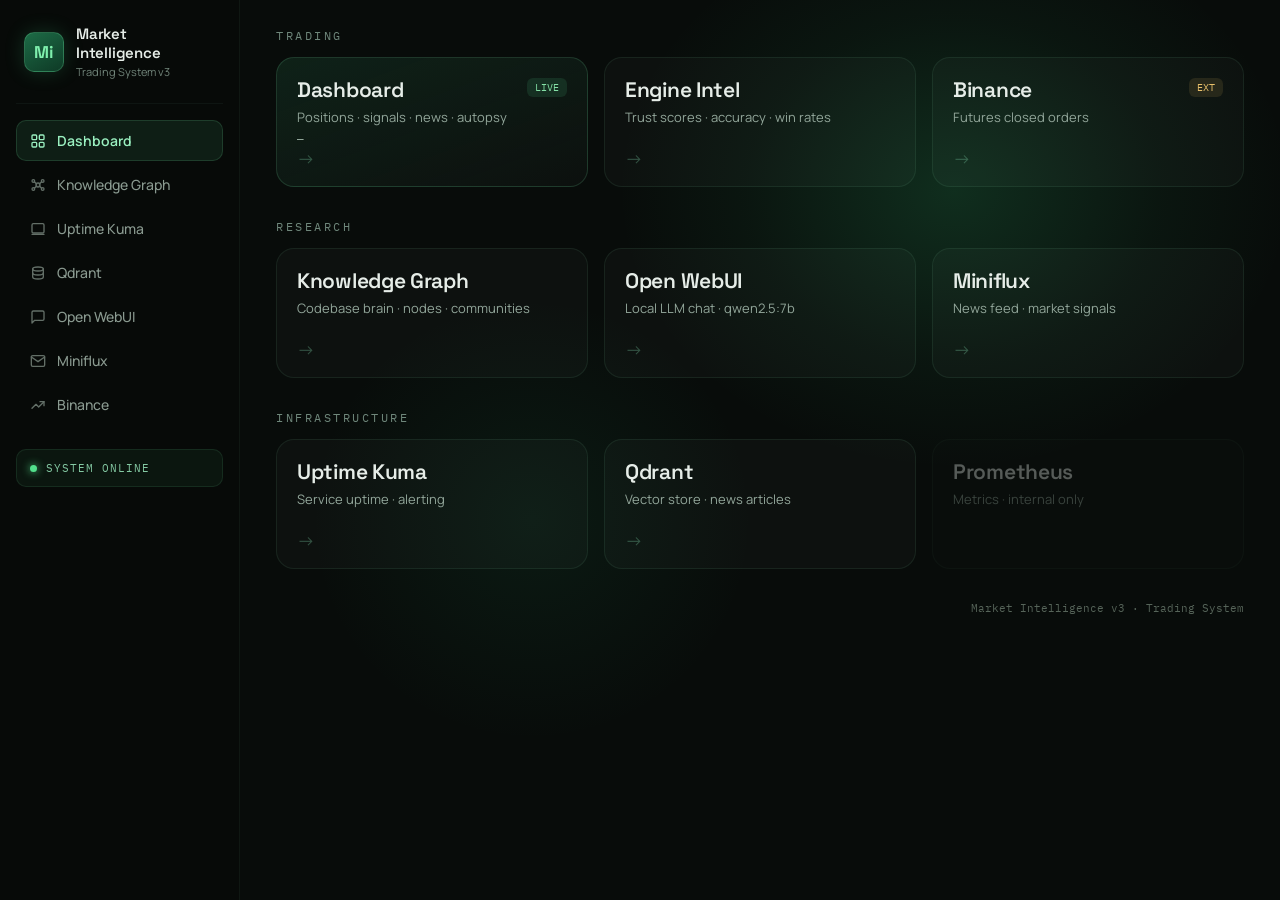
<file: monitoring/homepage/index.html>
<!DOCTYPE html>
<html lang="en">
<head>
<meta charset="utf-8">
<meta name="viewport" content="width=device-width, initial-scale=1">
<title>Market Intelligence</title>
<link rel="preconnect" href="https://fonts.googleapis.com">
<link href="https://fonts.googleapis.com/css2?family=Space+Grotesk:wght@400;500;600;700&family=Manrope:wght@400;500;600;700&family=IBM+Plex+Mono:wght@400;500;700&display=swap" rel="stylesheet">
<style>
:root {
  --bg:           #080c0a;
  --sidebar-bg:   #070a08;
  --card:         rgba(255,255,255,.022);
  --card-trading: linear-gradient(160deg, rgba(30,80,55,.32), rgba(255,255,255,.02));
  --border:       rgba(120,200,160,.10);
  --border-hover: rgba(120,230,170,.32);
  --accent:       #52e08c;
  --text:         #e6ede8;
  --text-dim:     #92a69a;
  --label:        #6f877b;
  --label-dim:    #778a7f;
  --radius:       18px;
  --font-head:    'Space Grotesk', sans-serif;
  --font-body:    'Manrope', sans-serif;
  --font-mono:    'IBM Plex Mono', monospace;
}

*, *::before, *::after { box-sizing: border-box; margin: 0; padding: 0; }

html, body {
  background: var(--bg);
  color: var(--text);
  font-family: var(--font-body);
  min-height: 100vh;
}

::placeholder { color: #5c6b62; }
::-webkit-scrollbar { width: 6px; }
::-webkit-scrollbar-thumb { background: rgba(120,200,160,.14); border-radius: 6px; }

/* ── App shell ── */
#app {
  display: flex;
  min-height: 100vh;
}

/* ── Sidebar ── */
#sidebar {
  width: 240px;
  flex: none;
  background: var(--sidebar-bg);
  border-right: 1px solid rgba(120,200,160,.07);
  padding: 24px 16px;
  display: flex;
  flex-direction: column;
  gap: 0;
}

.brand {
  display: flex;
  align-items: center;
  gap: 12px;
  padding: 0 8px 24px;
  border-bottom: 1px solid rgba(120,200,160,.06);
  margin-bottom: 16px;
}

.logo {
  width: 40px;
  height: 40px;
  flex: none;
  border-radius: 10px;
  background: linear-gradient(150deg, #1d6b46, #0e3a26);
  display: flex;
  align-items: center;
  justify-content: center;
  font-family: var(--font-head);
  font-weight: 700;
  font-size: 17px;
  color: #7ff0ad;
  border: 1px solid rgba(127,240,173,.22);
  box-shadow: 0 0 20px rgba(64,200,130,.20);
}

.brand-name {
  font-family: var(--font-head);
  font-weight: 600;
  font-size: 15px;
  color: var(--text);
  letter-spacing: -.2px;
}

.brand-sub {
  font-size: 11px;
  color: #71857a;
  margin-top: 2px;
}

nav {
  display: flex;
  flex-direction: column;
  gap: 3px;
}

nav a {
  display: flex;
  align-items: center;
  gap: 11px;
  padding: 10px 13px;
  border-radius: 10px;
  text-decoration: none;
  font-size: 14px;
  font-weight: 500;
  color: #8a9a90;
  border: 1px solid transparent;
  transition: color .15s, background .15s, border-color .15s;
}

nav a:hover {
  color: #cfe0d6;
  background: rgba(255,255,255,.03);
}

nav a.active {
  font-weight: 600;
  color: #9af0c0;
  background: rgba(80,210,140,.10);
  border-color: rgba(120,230,170,.15);
}

nav a svg { flex: none; opacity: .7; }
nav a.active svg { opacity: 1; }

.status {
  margin-top: auto;
  display: flex;
  align-items: center;
  gap: 9px;
  padding: 11px 13px;
  border-radius: 10px;
  background: rgba(80,210,140,.06);
  border: 1px solid rgba(120,230,170,.10);
  margin-top: 24px;
}

.status-dot {
  width: 7px;
  height: 7px;
  border-radius: 50%;
  background: var(--accent);
  box-shadow: 0 0 8px var(--accent);
  animation: pulse 2s ease-in-out infinite;
  flex: none;
}

@keyframes pulse {
  0%,100% { box-shadow: 0 0 0 0 rgba(82,224,140,.7); }
  50%      { box-shadow: 0 0 0 4px rgba(82,224,140,.0); }
}

.status-label {
  font-family: var(--font-mono);
  font-size: 10.5px;
  letter-spacing: 1px;
  color: #84c9a3;
}

/* ── Hamburger (mobile only) ── */
#menu-btn {
  display: none;
  position: fixed;
  top: 14px;
  left: 14px;
  z-index: 100;
  background: rgba(255,255,255,.06);
  border: 1px solid rgba(120,200,160,.14);
  border-radius: 9px;
  width: 40px;
  height: 40px;
  cursor: pointer;
  align-items: center;
  justify-content: center;
  color: #9af0c0;
}

#overlay {
  display: none;
  position: fixed;
  inset: 0;
  background: rgba(0,0,0,.5);
  z-index: 50;
}

/* ── Main ── */
#main {
  flex: 1;
  min-width: 0;
  position: relative;
  overflow: hidden;
}

.glow-a {
  position: absolute;
  top: -100px;
  left: 35%;
  width: 700px;
  height: 580px;
  background: radial-gradient(ellipse at center, rgba(52,200,120,.18), rgba(52,200,120,.05) 42%, transparent 68%);
  pointer-events: none;
  z-index: 0;
}

.glow-b {
  position: absolute;
  top: 280px;
  left: 5%;
  width: 480px;
  height: 480px;
  background: radial-gradient(ellipse at center, rgba(40,170,110,.09), transparent 65%);
  pointer-events: none;
  z-index: 0;
}

#content {
  position: relative;
  z-index: 1;
  padding: 28px 36px 40px;
}

/* ── Section labels ── */
.section-label {
  font-family: var(--font-mono);
  font-size: 11.5px;
  letter-spacing: 2.5px;
  color: var(--label);
  margin-bottom: 14px;
  margin-top: 32px;
}

.section-label:first-child { margin-top: 0; }

/* ── Card grid ── */
.grid {
  display: grid;
  grid-template-columns: repeat(3, 1fr);
  gap: 16px;
  margin-bottom: 32px;
}

/* ── Cards ── */
.card {
  border-radius: var(--radius);
  padding: 20px 20px 16px;
  background: var(--card);
  border: 1px solid var(--border);
  position: relative;
  overflow: hidden;
  min-height: 130px;
  text-decoration: none;
  color: inherit;
  display: flex;
  flex-direction: column;
  transition: transform .18s ease, border-color .18s ease, box-shadow .18s ease;
}

.card:hover {
  transform: translateY(-2px);
  border-color: var(--border-hover);
  box-shadow: 0 6px 28px rgba(0,0,0,.3);
}

.card.primary {
  background: linear-gradient(160deg, rgba(30,80,55,.32), rgba(255,255,255,.02));
  border-color: rgba(120,230,170,.16);
}

.card-header {
  display: flex;
  justify-content: space-between;
  align-items: flex-start;
  margin-bottom: 7px;
}

.card-title {
  font-family: var(--font-head);
  font-size: 21px;
  font-weight: 600;
  letter-spacing: -.3px;
  color: var(--text);
  line-height: 1.1;
}

.card-badge {
  font-family: var(--font-mono);
  font-size: 10px;
  color: #84e0a6;
  background: rgba(80,210,140,.12);
  padding: 3px 8px;
  border-radius: 6px;
  white-space: nowrap;
  flex: none;
}

.card-sub {
  font-size: 13px;
  color: var(--text-dim);
  flex: 1;
}

.card-arrow {
  font-size: 18px;
  color: rgba(120,200,160,.35);
  margin-top: auto;
  transition: color .15s;
}

.card:hover .card-arrow { color: rgba(120,230,170,.7); }

/* ── Footer ── */
footer {
  font-family: var(--font-mono);
  font-size: 11px;
  color: #566459;
  text-align: right;
  margin-top: 24px;
}

/* ── Responsive: 2-col at 900px ── */
@media (max-width: 900px) {
  .grid { grid-template-columns: repeat(2, 1fr); }
}

/* ── Responsive: mobile at 640px ── */
@media (max-width: 640px) {
  #menu-btn { display: flex; }

  #sidebar {
    position: fixed;
    top: 0;
    left: -260px;
    height: 100%;
    z-index: 60;
    transition: left .22s ease;
    width: 240px;
  }

  #sidebar.open {
    left: 0;
  }

  #overlay.open { display: block; }

  #content {
    padding: 72px 14px 32px;
  }

  .grid {
    grid-template-columns: 1fr;
    gap: 12px;
  }

  .card { min-height: 100px; }

  .card-title { font-size: 18px; }

  .glow-a, .glow-b { display: none; }

  footer { text-align: center; }
}
</style>
</head>
<body>

<button id="menu-btn" onclick="toggleMenu()" aria-label="Menu">
  <svg width="18" height="18" viewBox="0 0 24 24" fill="none" stroke="currentColor" stroke-width="2" stroke-linecap="round"><line x1="3" y1="6" x2="21" y2="6"/><line x1="3" y1="12" x2="21" y2="12"/><line x1="3" y1="18" x2="21" y2="18"/></svg>
</button>
<div id="overlay" onclick="toggleMenu()"></div>

<div id="app">
  <aside id="sidebar">
    <div class="brand">
      <div class="logo">Mi</div>
      <div>
        <div class="brand-name">Market Intelligence</div>
        <div class="brand-sub">Trading System v3</div>
      </div>
    </div>

    <nav>
      <a href="http://localhost:8000/dashboard" class="active">
        <svg width="16" height="16" viewBox="0 0 24 24" fill="none" stroke="currentColor" stroke-width="2"><rect x="3" y="3" width="7" height="7" rx="1.5"/><rect x="14" y="3" width="7" height="7" rx="1.5"/><rect x="3" y="14" width="7" height="7" rx="1.5"/><rect x="14" y="14" width="7" height="7" rx="1.5"/></svg>
        Dashboard
      </a>
      <a href="http://localhost:8000/graphify">
        <svg width="16" height="16" viewBox="0 0 24 24" fill="none" stroke="currentColor" stroke-width="2" stroke-linecap="round"><circle cx="12" cy="12" r="3"/><circle cx="5" cy="6" r="2"/><circle cx="19" cy="6" r="2"/><circle cx="5" cy="18" r="2"/><circle cx="19" cy="18" r="2"/><line x1="6.5" y1="7" x2="10" y2="10.5"/><line x1="17.5" y1="7" x2="14" y2="10.5"/><line x1="6.5" y1="17" x2="10" y2="13.5"/><line x1="17.5" y1="17" x2="14" y2="13.5"/></svg>
        Knowledge Graph
      </a>
      <a href="http://localhost:3002">
        <svg width="16" height="16" viewBox="0 0 24 24" fill="none" stroke="currentColor" stroke-width="2" stroke-linecap="round"><rect x="3" y="4" width="18" height="14" rx="2"/><line x1="3" y1="20" x2="21" y2="20"/></svg>
        Uptime Kuma
      </a>
      <a href="http://localhost:6333/dashboard">
        <svg width="16" height="16" viewBox="0 0 24 24" fill="none" stroke="currentColor" stroke-width="2" stroke-linecap="round"><ellipse cx="12" cy="6" rx="8" ry="3"/><path d="M4 6v6c0 1.66 3.58 3 8 3s8-1.34 8-3V6"/><path d="M4 12v6c0 1.66 3.58 3 8 3s8-1.34 8-3v-6"/></svg>
        Qdrant
      </a>
      <a href="http://localhost:3003">
        <svg width="16" height="16" viewBox="0 0 24 24" fill="none" stroke="currentColor" stroke-width="2" stroke-linecap="round" stroke-linejoin="round"><path d="M21 15a2 2 0 0 1-2 2H7l-4 4V5a2 2 0 0 1 2-2h14a2 2 0 0 1 2 2z"/></svg>
        Open WebUI
      </a>
      <a href="http://localhost:4000">
        <svg width="16" height="16" viewBox="0 0 24 24" fill="none" stroke="currentColor" stroke-width="2" stroke-linecap="round"><path d="M4 4h16c1.1 0 2 .9 2 2v12c0 1.1-.9 2-2 2H4c-1.1 0-2-.9-2-2V6c0-1.1.9-2 2-2z"/><polyline points="22,6 12,13 2,6"/></svg>
        Miniflux
      </a>
      <a href="https://www.binance.com/en/futures" target="_blank" rel="noopener">
        <svg width="16" height="16" viewBox="0 0 24 24" fill="none" stroke="currentColor" stroke-width="2" stroke-linecap="round" stroke-linejoin="round"><polyline points="3 17 9 11 13 15 21 7"/><polyline points="15 7 21 7 21 13"/></svg>
        Binance
      </a>
    </nav>

    <div class="status">
      <div class="status-dot"></div>
      <span class="status-label">SYSTEM ONLINE</span>
    </div>
  </aside>

  <main id="main">
    <div class="glow-a"></div>
    <div class="glow-b"></div>
    <div id="content">

      <div class="section-label">TRADING</div>
      <div class="grid">
        <a href="http://localhost:8000/dashboard" class="card primary">
          <div class="card-header">
            <div class="card-title">Dashboard</div>
            <span class="card-badge">LIVE</span>
          </div>
          <div class="card-sub">Positions · signals · news · autopsy</div>
          <div id="live-stats" style="font-family:'IBM Plex Mono',monospace;font-size:11px;color:#92a69a;margin-top:6px;">—</div>
          <div class="card-arrow">→</div>
        </a>
        <a href="http://localhost:8000/dashboard#engine-intel" class="card">
          <div class="card-header">
            <div class="card-title">Engine Intel</div>
          </div>
          <div class="card-sub">Trust scores · accuracy · win rates</div>
          <div class="card-arrow">→</div>
        </a>
        <a href="https://www.binance.com/en/my/orders/futures/closedOrders" target="_blank" rel="noopener" class="card">
          <div class="card-header">
            <div class="card-title">Binance</div>
            <span class="card-badge" style="color:#e8c06a;background:rgba(220,180,90,.12);">EXT</span>
          </div>
          <div class="card-sub">Futures closed orders</div>
          <div class="card-arrow">→</div>
        </a>
      </div>

      <div class="section-label">RESEARCH</div>
      <div class="grid">
        <a href="http://localhost:8000/graphify" class="card">
          <div class="card-header">
            <div class="card-title">Knowledge Graph</div>
          </div>
          <div class="card-sub">Codebase brain · nodes · communities</div>
          <div class="card-arrow">→</div>
        </a>
        <a href="http://localhost:3003" class="card">
          <div class="card-header">
            <div class="card-title">Open WebUI</div>
          </div>
          <div class="card-sub">Local LLM chat · qwen2.5:7b</div>
          <div class="card-arrow">→</div>
        </a>
        <a href="http://localhost:4000" class="card">
          <div class="card-header">
            <div class="card-title">Miniflux</div>
          </div>
          <div class="card-sub">News feed · market signals</div>
          <div class="card-arrow">→</div>
        </a>
      </div>

      <div class="section-label">INFRASTRUCTURE</div>
      <div class="grid">
        <a href="http://localhost:3002" class="card">
          <div class="card-header">
            <div class="card-title">Uptime Kuma</div>
          </div>
          <div class="card-sub">Service uptime · alerting</div>
          <div class="card-arrow">→</div>
        </a>
        <a href="http://localhost:6333/dashboard" class="card">
          <div class="card-header">
            <div class="card-title">Qdrant</div>
          </div>
          <div class="card-sub">Vector store · news articles</div>
          <div class="card-arrow">→</div>
        </a>
        <div class="card" style="opacity:.35;cursor:default;">
          <div class="card-header">
            <div class="card-title">Prometheus</div>
          </div>
          <div class="card-sub">Metrics · internal only</div>
        </div>
      </div>

      <footer>Market Intelligence v3 · Trading System</footer>
    </div>
  </main>
</div>

<script>
function toggleMenu() {
  document.getElementById('sidebar').classList.toggle('open');
  document.getElementById('overlay').classList.toggle('open');
}
(function(){
  var tok = new URLSearchParams(location.search).get('token')
           || localStorage.getItem('DASHBOARD_TOKEN');
  if (!tok) return;
  var c = new AbortController();
  var t = setTimeout(function(){ c.abort(); }, 3000);
  fetch('http://localhost:8000/dashboard/summary?token=' + encodeURIComponent(tok),
        { signal: c.signal })
    .then(function(r){ return r.ok ? r.json() : Promise.reject(); })
    .then(function(d){
      clearTimeout(t);
      var L = d.live || {};
      var wr  = L.win_rate != null ? (L.win_rate * 100).toFixed(0) + '%' : '—';
      var pnl = L.today_pnl || 0;
      var el  = document.getElementById('live-stats');
      el.textContent = 'WR ' + wr + ' · today ' + (pnl >= 0 ? '+' : '') + pnl.toFixed(2) + ' · ' + (L.total_trades || 0) + ' trades';
      el.style.color = pnl >= 0 ? '#52e08c' : '#e0728c';
    })
    .catch(function(){ clearTimeout(t); });
})();
</script>
</body>
</html>
</file>
